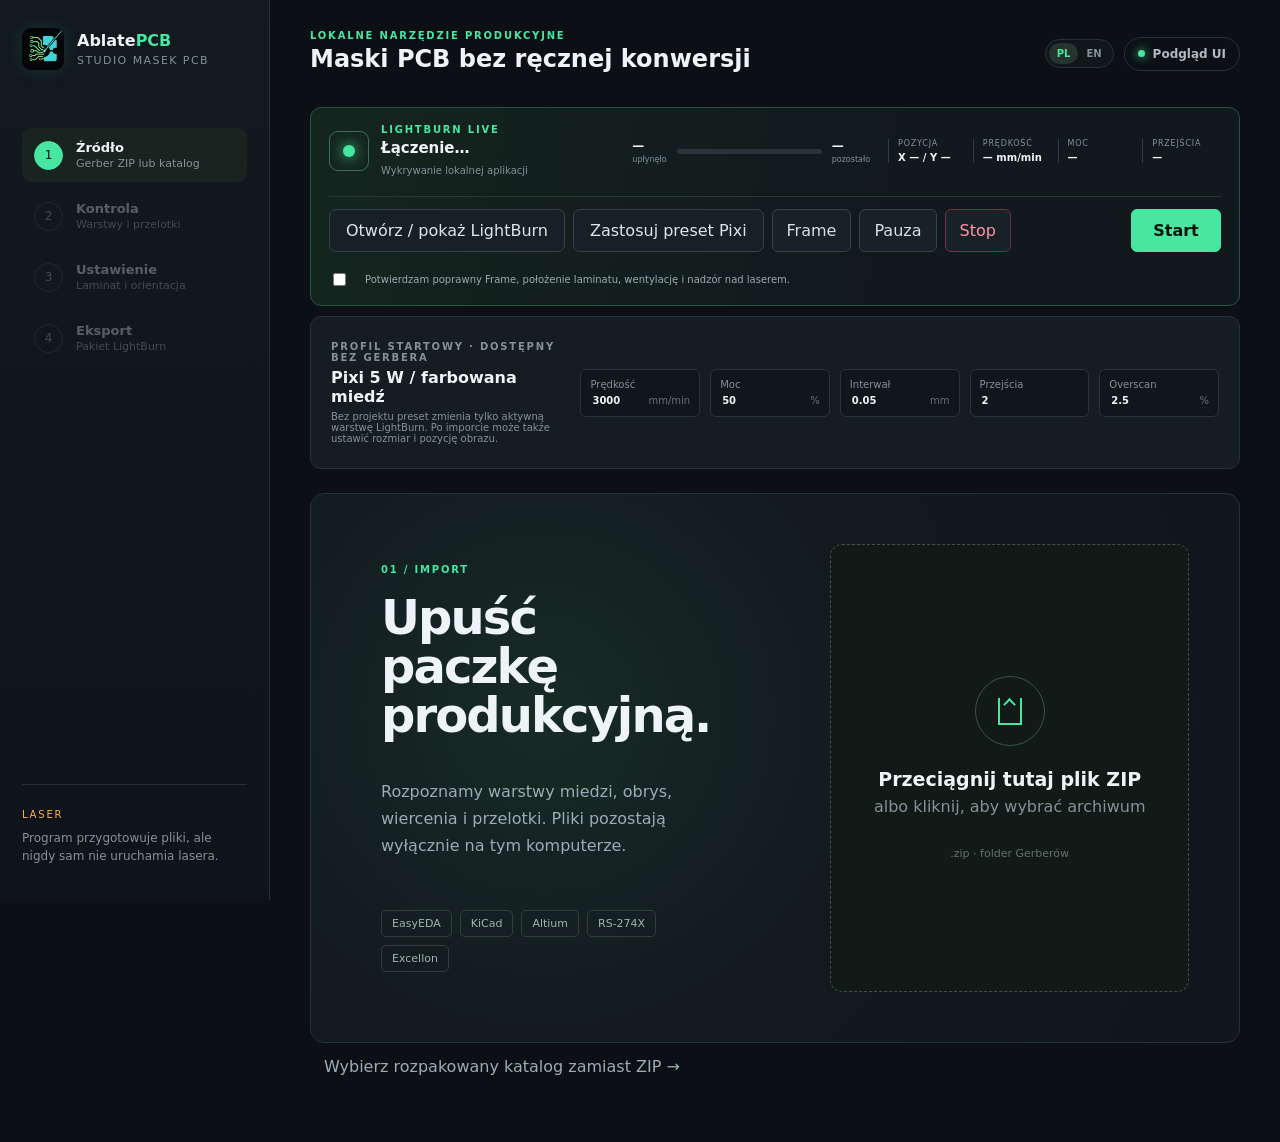
<file: ablatepcb/web/index.html>
<!doctype html>
<html lang="pl">
<head>
  <meta charset="utf-8">
  <meta name="viewport" content="width=device-width,initial-scale=1">
  <title>AblatePCB Studio</title>
  <link rel="icon" href="favicon.svg" type="image/svg+xml">
  <link rel="stylesheet" href="style.css">
  <link rel="stylesheet" href="overrides.css">
</head>
<body>
  <div class="app-shell">
    <aside class="sidebar">
      <div class="brand">
        <img class="brand-logo" src="logo.png" alt="">
        <div><strong>Ablate<span>PCB</span></strong><small>Studio masek PCB</small></div>
      </div>
      <nav class="steps" aria-label="Etapy">
        <button class="step active" data-step="1" aria-current="step"><i>1</i><span><b>Źródło</b><small>Gerber ZIP lub katalog</small></span></button>
        <button class="step" data-step="2" disabled aria-disabled="true"><i>2</i><span><b>Kontrola</b><small>Warstwy i przelotki</small></span></button>
        <button class="step" data-step="3" disabled aria-disabled="true"><i>3</i><span><b>Ustawienie</b><small>Laminat i orientacja</small></span></button>
        <button class="step" data-step="4" disabled aria-disabled="true"><i>4</i><span><b>Eksport</b><small>Pakiet LightBurn</small></span></button>
      </nav>
      <div class="safety-note"><span>LASER</span><p>Program przygotowuje pliki, ale nigdy sam nie uruchamia lasera.</p></div>
    </aside>

    <main>
      <header>
        <div><p class="eyebrow">LOKALNE NARZĘDZIE PRODUKCYJNE</p><h1>Maski PCB bez ręcznej konwersji</h1></div>
        <div class="header-tools">
          <div class="language-switch" aria-label="Język / Language"><button data-lang="pl">PL</button><button data-lang="en">EN</button></div>
          <div class="status-pill" id="statusPill"><span></span><b>Gotowy</b></div>
        </div>
      </header>

      <section class="control-dock" aria-label="LightBurn">
        <section class="machine-panel" id="machinePanel">
          <div class="machine-state">
            <div class="machine-icon"><span></span></div>
            <div><p class="kicker">LIGHTBURN LIVE</p><h3 id="lbState">Łączenie…</h3><small id="lbDevice">Wykrywanie lokalnej aplikacji</small></div>
          </div>
          <div class="job-progress">
            <div><span id="lbElapsed">—</span><small>upłynęło</small></div>
            <div class="progress-track"><i id="lbProgress"></i></div>
            <div><span id="lbRemaining">—</span><small>pozostało</small></div>
          </div>
          <div class="live-metrics">
            <span><small>POZYCJA</small><b id="lbPosition">X — / Y —</b></span>
            <span><small>PRĘDKOŚĆ</small><b id="lbFeed">— mm/min</b></span>
            <span><small>MOC</small><b id="lbPower">—</b></span>
            <span><small>PRZEJŚCIA</small><b id="lbPasses">—</b></span>
          </div>
          <div class="machine-actions">
            <button class="secondary" id="openLightBurn">Otwórz / pokaż LightBurn</button>
            <button class="secondary" id="applyPreset">Zastosuj preset Pixi</button>
            <button class="machine-button" data-lb-action="frame">Frame</button>
            <button class="machine-button" data-lb-action="pause">Pauza</button>
            <button class="machine-button danger" data-lb-action="stop">Stop</button>
            <button class="machine-button start" id="lbStart">Start</button>
          </div>
          <label class="safety-check"><input id="safetyConfirm" type="checkbox"><span></span>Potwierdzam poprawny Frame, położenie laminatu, wentylację i nadzór nad laserem.</label>
        </section>

        <section class="panel profile-panel">
          <div><p class="kicker">PROFIL STARTOWY · DOSTĘPNY BEZ GERBERA</p><h3>Pixi 5 W / farbowana miedź</h3><p>Bez projektu preset zmienia tylko aktywną warstwę LightBurn. Po imporcie może także ustawić rozmiar i pozycję obrazu.</p></div>
          <label>Prędkość <span><input id="speed" type="number" value="3000"> mm/min</span></label>
          <label>Moc <span><input id="power" type="number" value="50"> %</span></label>
          <label>Interwał <span><input id="interval" type="number" step="0.01" value="0.05"> mm</span></label>
          <label>Przejścia <span><input id="passes" type="number" value="2"></span></label>
          <label>Overscan <span><input id="overscan" type="number" step="0.1" value="2.5"> %</span></label>
        </section>
      </section>

      <section id="sourceView" class="view active-view">
        <div class="hero-grid">
          <div class="intro">
            <p class="kicker">01 / IMPORT</p>
            <h2>Upuść paczkę produkcyjną.</h2>
            <p>Rozpoznamy warstwy miedzi, obrys, wiercenia i przelotki. Pliki pozostają wyłącznie na tym komputerze.</p>
            <div class="format-row"><span>EasyEDA</span><span>KiCad</span><span>Altium</span><span>RS-274X</span><span>Excellon</span></div>
          </div>
          <button class="drop-zone" id="dropZone">
            <div class="drop-icon"><span></span></div>
            <strong>Przeciągnij tutaj plik ZIP</strong>
            <p>albo kliknij, aby wybrać archiwum</p>
            <em>.zip · folder Gerberów</em>
          </button>
        </div>
        <button class="text-button" id="folderButton">Wybierz rozpakowany katalog zamiast ZIP →</button>
      </section>

      <section id="workspaceView" class="view">
        <div class="project-bar">
          <div><p class="eyebrow">AKTYWNY PROJEKT</p><h2 id="projectName">—</h2></div>
          <button class="secondary" id="changeProject">Zmień projekt</button>
        </div>

        <div class="dashboard-grid" id="controlSection">
          <section class="panel preview-panel">
            <div class="panel-head">
              <div><p class="kicker">PODGLĄD KONTROLNY</p><h3>Geometria miedzi</h3></div>
              <div class="tabs"><button class="active" data-preview="top">TOP</button><button data-preview="bottom">BOTTOM</button><button data-preview="overlay">NAŁOŻENIE</button></div>
            </div>
            <div class="preview-stage"><img id="previewImage" alt="Podgląd maski"><div class="empty-preview" id="emptyPreview">Brak tej warstwy</div></div>
            <div class="legend"><span class="via">Via</span><span class="pth">PTH</span><span class="npth">NPTH</span><span class="hint">Podgląd pokazuje miedź na czarno. Plik wypalania ma odwrócone znaczenie.</span></div>
          </section>

          <aside class="metrics">
            <div class="metric-card accent"><small>WYMIAR PCB</small><strong id="boardSize">—</strong><span>z warstwy obrysu</span></div>
            <div class="metric-card"><small>PRZELOTKI</small><strong id="viaCount">—</strong><span id="drillDetail">—</span></div>
            <div class="metric-card"><small>MIN. APERTURA</small><strong id="minFeature">—</strong><span>kontrola rozdzielczości</span></div>
          </aside>
        </div>

        <div class="lower-grid">
          <section class="panel checks-panel">
            <div class="panel-head"><div><p class="kicker">WALIDACJA</p><h3>Kontrole przed eksportem</h3></div><span class="counter" id="checkCounter">0</span></div>
            <div id="checksList" class="checks-list"></div>
            <details><summary>Rozpoznane pliki warstw</summary><div id="layersList" class="layers-list"></div></details>
          </section>

          <section class="panel setup-panel" id="setupSection">
            <div class="panel-head"><div><p class="kicker">USTAWIENIE FIZYCZNE</p><h3>Laminat na stole</h3></div></div>
            <div class="field-grid">
              <label>Szerokość laminatu <span><input id="blankWidth" type="number" step="0.01"> mm</span></label>
              <label>Wysokość laminatu <span><input id="blankHeight" type="number" step="0.01"> mm</span></label>
              <label>Lewy dolny X <span><input id="originX" type="number" step="0.01" value="10"> mm</span></label>
              <label>Lewy dolny Y <span><input id="originY" type="number" step="0.01" value="10"> mm</span></label>
            </div>
            <div class="position-result"><small>POZYCJA ŚRODKA W LIGHTBURN</small><strong id="positionResult">X — / Y —</strong></div>
            <fieldset><legend>Jak przewracasz płytkę?</legend>
              <label class="flip-option active"><input type="radio" name="flip" value="left_right" checked><span class="flip-art lr">↔</span><b>Jak kartkę książki</b><small>odbicie lewo–prawo</small></label>
              <label class="flip-option"><input type="radio" name="flip" value="top_bottom"><span class="flip-art tb">↕</span><b>Jak kartkę kalendarza</b><small>odbicie góra–dół</small></label>
            </fieldset>
          </section>
        </div>

        <div class="export-bar" id="exportSection">
          <div><span class="ready-dot"></span><p><b id="exportStatus">Gotowe do wygenerowania</b><small>PNG 1270 DPI + podglądy + wiercenia + raport</small></p></div>
          <button class="primary" id="generateButton">Generuj pakiet LightBurn <span>→</span></button>
        </div>
      </section>

      <section id="resultView" class="view result-view">
        <div class="success-mark">✓</div><p class="kicker">PAKIET GOTOWY</p><h2>Możesz przejść do LightBurn.</h2>
        <p>Maski, alternatywne odbicie dolnej strony, przewodnik wiercenia i raport zostały zapisane w jednym katalogu.</p>
        <code id="outputPath"></code>
        <div class="result-actions"><button class="primary" id="loadTop">Wczytaj TOP i ustaw pozycję</button><button class="secondary" id="loadBottom">Wczytaj BOTTOM i ustaw pozycję</button><button class="secondary" id="openOutput">Otwórz katalog</button><button class="secondary" id="openReport">Otwórz raport</button><button class="text-button" id="backToProject">← Wróć do projektu</button></div>
      </section>
    </main>
  </div>

  <div class="busy-overlay" id="busyOverlay"><div class="spinner"></div><strong id="busyText">Pracuję…</strong><small>Analiza odbywa się lokalnie</small></div>
  <div class="toast" id="toast"></div>
  <script src="app.js"></script>
</body>
</html>
</file>
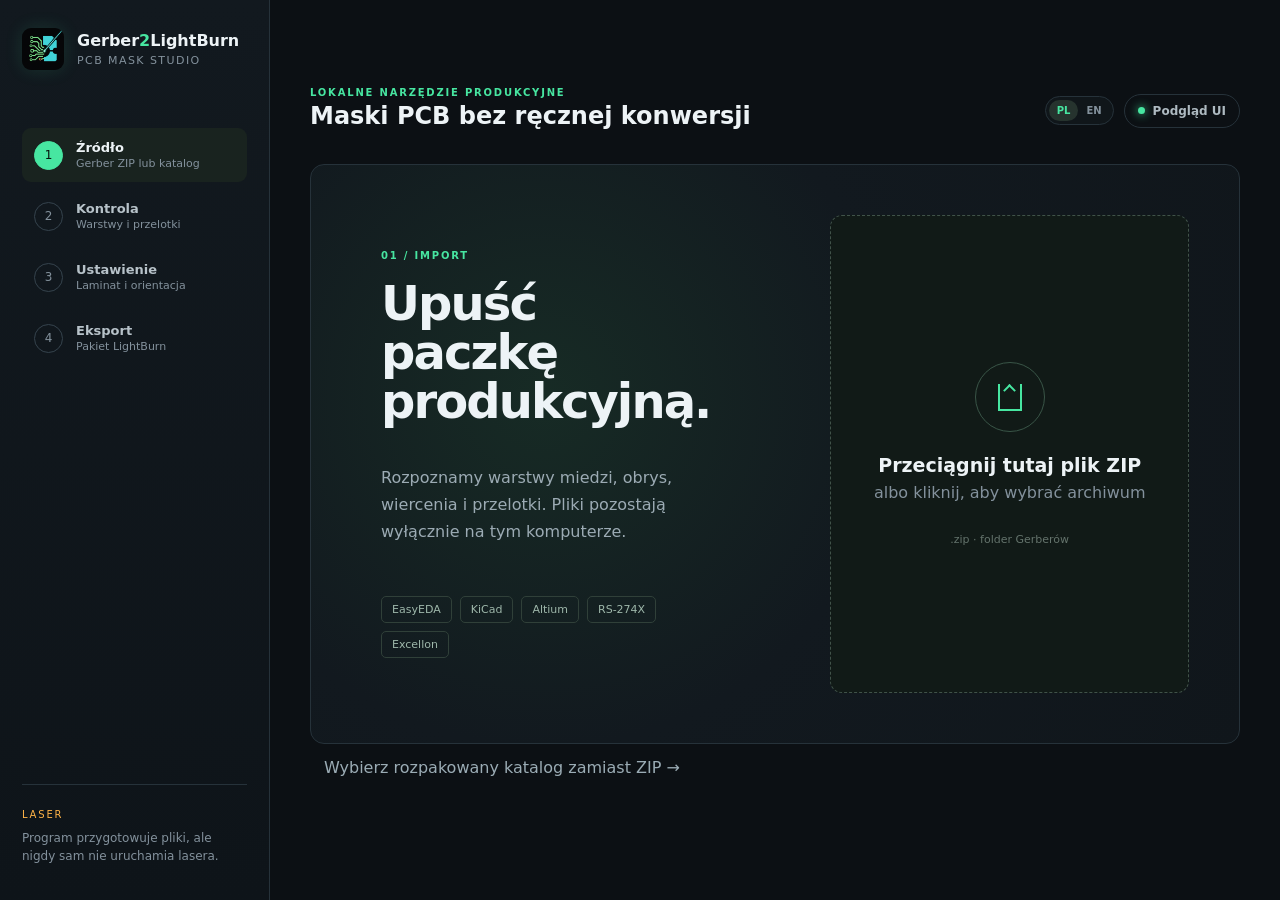
<file: gerber2lightburn/web/index.html>
<!doctype html>
<html lang="pl">
<head>
  <meta charset="utf-8">
  <meta name="viewport" content="width=device-width,initial-scale=1">
  <title>Gerber2LightBurn PCB</title>
  <link rel="icon" href="favicon.svg" type="image/svg+xml">
  <link rel="stylesheet" href="style.css">
  <link rel="stylesheet" href="overrides.css">
</head>
<body>
  <div class="app-shell">
    <aside class="sidebar">
      <div class="brand">
        <img class="brand-logo" src="logo.png" alt="">
        <div><strong>Gerber<span>2</span>LightBurn</strong><small>PCB mask studio</small></div>
      </div>
      <nav class="steps" aria-label="Etapy">
        <button class="step active" data-step="1"><i>1</i><span><b>Źródło</b><small>Gerber ZIP lub katalog</small></span></button>
        <button class="step" data-step="2"><i>2</i><span><b>Kontrola</b><small>Warstwy i przelotki</small></span></button>
        <button class="step" data-step="3"><i>3</i><span><b>Ustawienie</b><small>Laminat i orientacja</small></span></button>
        <button class="step" data-step="4"><i>4</i><span><b>Eksport</b><small>Pakiet LightBurn</small></span></button>
      </nav>
      <div class="safety-note"><span>LASER</span><p>Program przygotowuje pliki, ale nigdy sam nie uruchamia lasera.</p></div>
    </aside>

    <main>
      <header>
        <div><p class="eyebrow">LOKALNE NARZĘDZIE PRODUKCYJNE</p><h1>Maski PCB bez ręcznej konwersji</h1></div>
        <div class="header-tools">
          <div class="language-switch" aria-label="Język / Language"><button data-lang="pl">PL</button><button data-lang="en">EN</button></div>
          <div class="status-pill" id="statusPill"><span></span><b>Gotowy</b></div>
        </div>
      </header>

      <section id="sourceView" class="view active-view">
        <div class="hero-grid">
          <div class="intro">
            <p class="kicker">01 / IMPORT</p>
            <h2>Upuść paczkę produkcyjną.</h2>
            <p>Rozpoznamy warstwy miedzi, obrys, wiercenia i przelotki. Pliki pozostają wyłącznie na tym komputerze.</p>
            <div class="format-row"><span>EasyEDA</span><span>KiCad</span><span>Altium</span><span>RS-274X</span><span>Excellon</span></div>
          </div>
          <button class="drop-zone" id="dropZone">
            <div class="drop-icon"><span></span></div>
            <strong>Przeciągnij tutaj plik ZIP</strong>
            <p>albo kliknij, aby wybrać archiwum</p>
            <em>.zip · folder Gerberów</em>
          </button>
        </div>
        <button class="text-button" id="folderButton">Wybierz rozpakowany katalog zamiast ZIP →</button>
      </section>

      <section id="workspaceView" class="view">
        <div class="project-bar">
          <div><p class="eyebrow">AKTYWNY PROJEKT</p><h2 id="projectName">—</h2></div>
          <button class="secondary" id="changeProject">Zmień projekt</button>
        </div>

        <section class="machine-panel" id="machinePanel">
          <div class="machine-state">
            <div class="machine-icon"><span></span></div>
            <div><p class="kicker">LIGHTBURN LIVE</p><h3 id="lbState">Łączenie…</h3><small id="lbDevice">Wykrywanie lokalnej aplikacji</small></div>
          </div>
          <div class="job-progress">
            <div><span id="lbElapsed">—</span><small>upłynęło</small></div>
            <div class="progress-track"><i id="lbProgress"></i></div>
            <div><span id="lbRemaining">—</span><small>pozostało</small></div>
          </div>
          <div class="live-metrics">
            <span><small>POZYCJA</small><b id="lbPosition">X — / Y —</b></span>
            <span><small>PRĘDKOŚĆ</small><b id="lbFeed">— mm/min</b></span>
            <span><small>MOC</small><b id="lbPower">—</b></span>
            <span><small>PRZEJŚCIA</small><b id="lbPasses">—</b></span>
          </div>
          <div class="machine-actions">
            <button class="secondary" id="applyPreset">Zastosuj preset Pixi</button>
            <button class="machine-button" data-lb-action="frame">Frame</button>
            <button class="machine-button" data-lb-action="pause">Pauza</button>
            <button class="machine-button danger" data-lb-action="stop">Stop</button>
            <button class="machine-button start" id="lbStart">Start</button>
          </div>
          <label class="safety-check"><input id="safetyConfirm" type="checkbox"><span></span>Potwierdzam poprawny Frame, położenie laminatu, wentylację i nadzór nad laserem.</label>
        </section>

        <div class="dashboard-grid">
          <section class="panel preview-panel">
            <div class="panel-head">
              <div><p class="kicker">PODGLĄD KONTROLNY</p><h3>Geometria miedzi</h3></div>
              <div class="tabs"><button class="active" data-preview="top">TOP</button><button data-preview="bottom">BOTTOM</button><button data-preview="overlay">NAŁOŻENIE</button></div>
            </div>
            <div class="preview-stage"><img id="previewImage" alt="Podgląd maski"><div class="empty-preview" id="emptyPreview">Brak tej warstwy</div></div>
            <div class="legend"><span class="via">Via</span><span class="pth">PTH</span><span class="npth">NPTH</span><span class="hint">Podgląd pokazuje miedź na czarno. Plik wypalania ma odwrócone znaczenie.</span></div>
          </section>

          <aside class="metrics">
            <div class="metric-card accent"><small>WYMIAR PCB</small><strong id="boardSize">—</strong><span>z warstwy obrysu</span></div>
            <div class="metric-card"><small>PRZELOTKI</small><strong id="viaCount">—</strong><span id="drillDetail">—</span></div>
            <div class="metric-card"><small>MIN. APERTURA</small><strong id="minFeature">—</strong><span>kontrola rozdzielczości</span></div>
          </aside>
        </div>

        <div class="lower-grid">
          <section class="panel checks-panel">
            <div class="panel-head"><div><p class="kicker">WALIDACJA</p><h3>Kontrole przed eksportem</h3></div><span class="counter" id="checkCounter">0</span></div>
            <div id="checksList" class="checks-list"></div>
            <details><summary>Rozpoznane pliki warstw</summary><div id="layersList" class="layers-list"></div></details>
          </section>

          <section class="panel setup-panel">
            <div class="panel-head"><div><p class="kicker">USTAWIENIE FIZYCZNE</p><h3>Laminat na stole</h3></div></div>
            <div class="field-grid">
              <label>Szerokość laminatu <span><input id="blankWidth" type="number" step="0.01"> mm</span></label>
              <label>Wysokość laminatu <span><input id="blankHeight" type="number" step="0.01"> mm</span></label>
              <label>Lewy dolny X <span><input id="originX" type="number" step="0.01" value="10"> mm</span></label>
              <label>Lewy dolny Y <span><input id="originY" type="number" step="0.01" value="10"> mm</span></label>
            </div>
            <div class="position-result"><small>POZYCJA ŚRODKA W LIGHTBURN</small><strong id="positionResult">X — / Y —</strong></div>
            <fieldset><legend>Jak przewracasz płytkę?</legend>
              <label class="flip-option active"><input type="radio" name="flip" value="left_right" checked><span class="flip-art lr">↔</span><b>Jak kartkę książki</b><small>odbicie lewo–prawo</small></label>
              <label class="flip-option"><input type="radio" name="flip" value="top_bottom"><span class="flip-art tb">↕</span><b>Jak kartkę kalendarza</b><small>odbicie góra–dół</small></label>
            </fieldset>
          </section>
        </div>

        <section class="panel profile-panel">
          <div><p class="kicker">PROFIL STARTOWY</p><h3>Pixi 5 W / farbowana miedź</h3><p>Ustawienia trafią do instrukcji i raportu. Geometria pozostaje od nich niezależna.</p></div>
          <label>Prędkość <span><input id="speed" type="number" value="3000"> mm/min</span></label>
          <label>Moc <span><input id="power" type="number" value="50"> %</span></label>
          <label>Interwał <span><input id="interval" type="number" step="0.01" value="0.05"> mm</span></label>
          <label>Przejścia <span><input id="passes" type="number" value="2"></span></label>
          <label>Overscan <span><input id="overscan" type="number" step="0.1" value="2.5"> %</span></label>
        </section>

        <div class="export-bar">
          <div><span class="ready-dot"></span><p><b id="exportStatus">Gotowe do wygenerowania</b><small>PNG 1270 DPI + podglądy + wiercenia + raport</small></p></div>
          <button class="primary" id="generateButton">Generuj pakiet LightBurn <span>→</span></button>
        </div>
      </section>

      <section id="resultView" class="view result-view">
        <div class="success-mark">✓</div><p class="kicker">PAKIET GOTOWY</p><h2>Możesz przejść do LightBurn.</h2>
        <p>Maski, alternatywne odbicie dolnej strony, przewodnik wiercenia i raport zostały zapisane w jednym katalogu.</p>
        <code id="outputPath"></code>
        <div class="result-actions"><button class="primary" id="loadTop">Wczytaj TOP do LightBurn</button><button class="secondary" id="loadBottom">Wczytaj BOTTOM</button><button class="secondary" id="openOutput">Otwórz katalog</button><button class="secondary" id="openReport">Otwórz raport</button><button class="text-button" id="backToProject">← Wróć do projektu</button></div>
      </section>
    </main>
  </div>

  <div class="busy-overlay" id="busyOverlay"><div class="spinner"></div><strong id="busyText">Pracuję…</strong><small>Analiza odbywa się lokalnie</small></div>
  <div class="toast" id="toast"></div>
  <script src="app.js"></script>
</body>
</html>
</file>
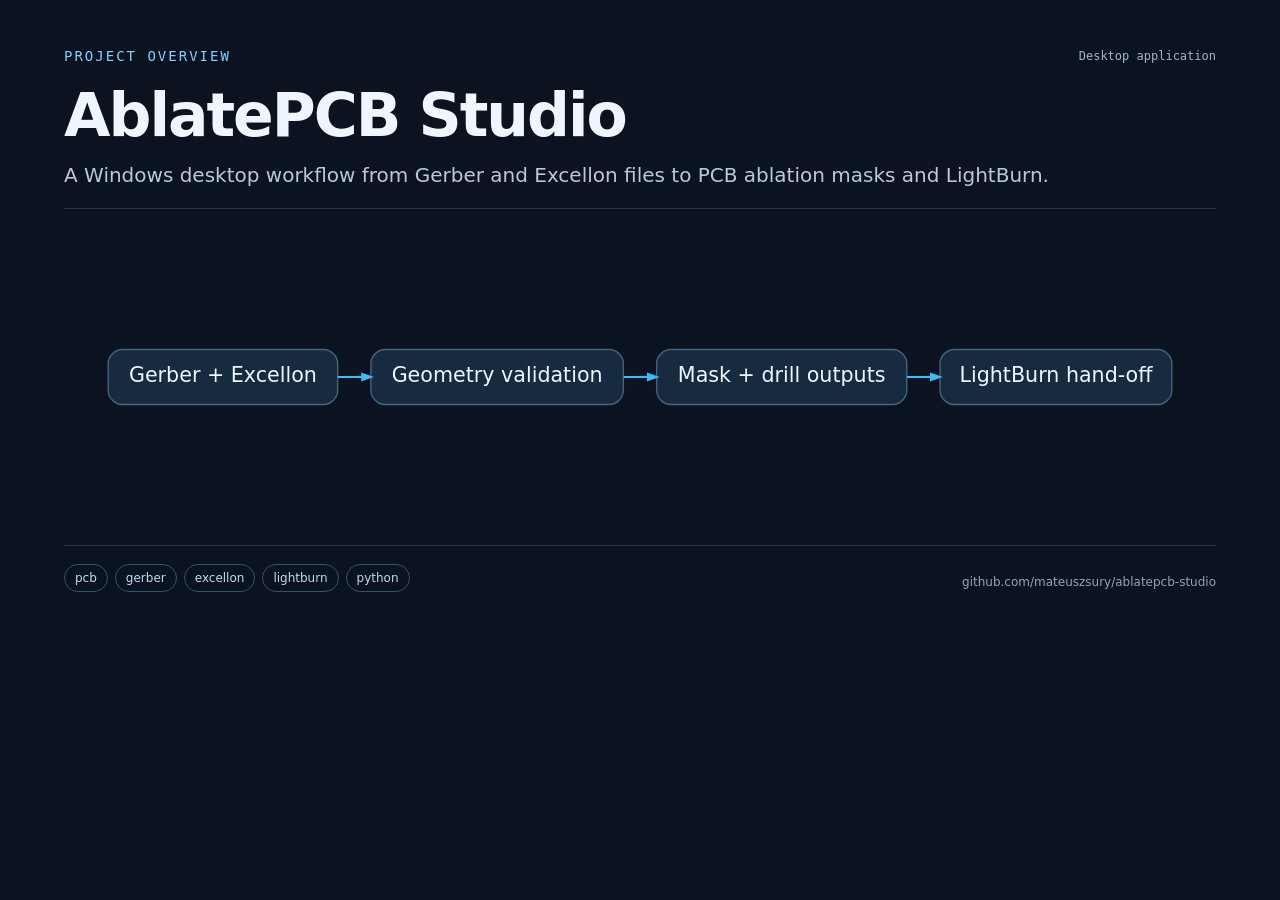
<file: docs/assets/presentation/social-preview.source.html>
<!doctype html><html lang="en"><meta charset="utf-8"><meta name="robots" content="noindex"><title>AblatePCB Studio — project overview</title><style>
*{box-sizing:border-box}html,body{margin:0;width:1280px;height:640px;background:#0b1220;color:#eef6ff;font-family:"DejaVu Sans",sans-serif}body{padding:48px 64px;display:grid;grid-template-rows:auto auto 1fr auto;gap:18px}header{display:flex;align-items:center;justify-content:space-between;gap:24px;color:#7dd3fc;font:14px "DejaVu Sans Mono",monospace;letter-spacing:2px}header b{font-weight:normal;color:#9fb6cd;font-size:12px;text-align:right;letter-spacing:0}h1{font-size:60px;line-height:1.12;margin:0;letter-spacing:-2px;max-width:1152px}p{font-size:20px;line-height:1.45;color:#b7cadc;margin:12px 0 0;max-width:1100px}figure{margin:0;display:flex;align-items:center;justify-content:center;min-height:0;border-top:1px solid #24364c;border-bottom:1px solid #24364c;padding:14px 0}figure img{max-height:238px;max-width:1140px;object-fit:contain}footer{display:flex;align-items:flex-end;justify-content:space-between;gap:22px;font-size:12px;color:#8da6bf}.tags{display:flex;flex-wrap:wrap;gap:7px;max-width:720px}.tags span{border:1px solid #33536d;border-radius:999px;padding:6px 10px;color:#b8dff5}.credit{max-width:460px;text-align:right;overflow-wrap:anywhere;line-height:1.6}
</style><header><span>PROJECT OVERVIEW</span><b>Desktop application</b></header><section><h1>AblatePCB Studio</h1><p>A Windows desktop workflow from Gerber and Excellon files to PCB ablation masks and LightBurn.</p></section><figure><img src="social-diagram.svg" alt="File-generation workflow. Hardware setup and the final laser operation require their own checks."></figure><footer><div class="tags"><span>pcb</span><span>gerber</span><span>excellon</span><span>lightburn</span><span>python</span></div><div class="credit">github.com/mateuszsury/ablatepcb-studio</div></footer></html>
</file>
<file: ablatepcb/web/style.css>
:root{--bg:#0c1014;--side:#11171c;--panel:#151c22;--line:#26323a;--muted:#83919c;--text:#edf3f6;--accent:#47e6a1;--accent2:#19b87a;--warn:#ffb347;--error:#ff627d;--blue:#36b9ff}*{box-sizing:border-box}html,body{margin:0;min-height:100%;background:var(--bg);color:var(--text);font-family:Inter,"Segoe UI",system-ui,sans-serif}button,input{font:inherit}.app-shell{min-height:100vh;display:grid;grid-template-columns:270px 1fr}.sidebar{position:fixed;inset:0 auto 0 0;width:270px;background:linear-gradient(180deg,#12191f,#0e1419);border-right:1px solid var(--line);padding:28px 22px;display:flex;flex-direction:column}.brand{display:flex;gap:13px;align-items:center}.brand strong{font-size:16px}.brand strong span{color:var(--accent)}.brand small{display:block;color:var(--muted);font-size:11px;text-transform:uppercase;letter-spacing:.13em;margin-top:4px}.brand-mark{width:37px;height:37px;border:1px solid #3c4a53;display:grid;grid-template-columns:repeat(3,1fr);gap:4px;padding:7px;transform:rotate(45deg)}.brand-mark span{border-radius:50%;background:var(--accent);box-shadow:0 0 12px #47e6a166}.steps{display:grid;gap:7px;margin-top:58px}.step{border:0;background:transparent;color:var(--muted);display:flex;align-items:center;gap:13px;text-align:left;padding:12px;border-radius:9px}.step i{width:29px;height:29px;border:1px solid #35434d;border-radius:50%;display:grid;place-items:center;font-style:normal;font-size:12px}.step b,.step small{display:block}.step b{font-size:13px;color:#b7c2c9}.step small{font-size:11px;margin-top:2px}.step.active{background:#19231f}.step.active i{border-color:var(--accent);color:#06130d;background:var(--accent)}.step.active b{color:var(--text)}.safety-note{margin-top:auto;border-top:1px solid var(--line);padding-top:18px}.safety-note span{font-size:10px;letter-spacing:.18em;color:var(--warn)}.safety-note p{color:var(--muted);font-size:12px;line-height:1.5;margin:7px 0}main{grid-column:2;padding:30px 40px 52px;max-width:1660px;width:100%;margin:auto}header{display:flex;justify-content:space-between;align-items:center;margin-bottom:30px}header h1{font-size:24px;margin:4px 0}.eyebrow,.kicker{margin:0;color:var(--accent);font-weight:700;font-size:10px;letter-spacing:.18em}.status-pill{border:1px solid var(--line);padding:9px 13px;border-radius:999px;color:#aebac1;font-size:12px;display:flex;align-items:center;gap:8px}.status-pill span,.ready-dot{width:7px;height:7px;background:var(--accent);border-radius:50%;box-shadow:0 0 10px var(--accent)}.view{display:none}.active-view{display:block}.hero-grid{display:grid;grid-template-columns:1fr 1fr;min-height:580px;border:1px solid var(--line);background:radial-gradient(circle at 25% 40%,#172b25,#12191f 45%,#10161b);border-radius:14px;overflow:hidden}.intro{display:flex;flex-direction:column;justify-content:center;padding:70px}.intro h2{font-size:48px;line-height:1.02;margin:18px 0 22px;max-width:520px;letter-spacing:-.04em}.intro>p:not(.kicker){color:#9cabb4;line-height:1.7;max-width:520px}.format-row{display:flex;flex-wrap:wrap;gap:8px;margin-top:35px}.format-row span{border:1px solid #304039;color:#9eb7aa;padding:6px 10px;border-radius:5px;font-size:11px}.drop-zone{margin:50px;border:1px dashed #405249;background:#111a17;color:var(--text);border-radius:12px;display:flex;flex-direction:column;align-items:center;justify-content:center;min-height:430px;cursor:pointer;transition:.2s}.drop-zone:hover,.drop-zone.drag{border-color:var(--accent);background:#14251e;transform:translateY(-2px)}.drop-zone strong{font-size:19px;margin-top:22px}.drop-zone p{color:var(--muted);margin:7px}.drop-zone em{font-style:normal;color:#64736c;font-size:11px;margin-top:24px}.drop-icon{width:70px;height:70px;border:1px solid #395547;border-radius:50%;display:grid;place-items:center}.drop-icon:before{content:"";width:20px;height:25px;border:2px solid var(--accent);border-top:0}.drop-icon span{position:absolute;width:9px;height:9px;border-left:2px solid var(--accent);border-top:2px solid var(--accent);transform:rotate(45deg) translate(-5px,-5px)}.text-button{background:transparent;border:0;color:#9bacb5;cursor:pointer;padding:14px}.project-bar{display:flex;justify-content:space-between;align-items:end;margin-bottom:18px}.project-bar h2{margin:5px 0 0;font-size:20px;max-width:800px;white-space:nowrap;overflow:hidden;text-overflow:ellipsis}.secondary,.primary{border-radius:7px;padding:11px 16px;cursor:pointer}.secondary{border:1px solid #34424b;background:#182027;color:#dce5e9}.primary{border:0;background:var(--accent);color:#07120d;font-weight:800;box-shadow:0 8px 25px #47e6a122}.dashboard-grid{display:grid;grid-template-columns:minmax(0,1fr) 210px;gap:16px}.panel,.metric-card{border:1px solid var(--line);background:var(--panel);border-radius:11px}.panel{padding:20px}.panel-head{display:flex;justify-content:space-between;align-items:center;margin-bottom:17px}.panel h3{font-size:16px;margin:5px 0}.tabs{background:#0e1418;border:1px solid var(--line);padding:3px;border-radius:7px;display:flex}.tabs button{border:0;background:transparent;color:var(--muted);font-size:10px;font-weight:700;padding:7px 10px;border-radius:5px;cursor:pointer}.tabs button.active{background:#26332e;color:var(--accent)}.preview-stage{height:360px;background:#090d10;background-image:linear-gradient(#ffffff07 1px,transparent 1px),linear-gradient(90deg,#ffffff07 1px,transparent 1px);background-size:24px 24px;border:1px solid #202b31;display:grid;place-items:center;overflow:hidden}.preview-stage img{max-width:96%;max-height:94%;filter:drop-shadow(0 12px 20px #0008)}.empty-preview{display:none;color:var(--muted)}.legend{display:flex;gap:18px;margin-top:12px;font-size:10px;color:var(--muted);align-items:center}.legend span:before{content:"";display:inline-block;width:7px;height:7px;border-radius:50%;margin-right:6px}.legend .via:before{background:#ffb000}.legend .pth:before{background:#00c2ff}.legend .npth:before{background:#ff4d77}.legend .hint{margin-left:auto}.legend .hint:before{display:none}.metrics{display:grid;gap:12px}.metric-card{padding:19px;display:flex;flex-direction:column;justify-content:center}.metric-card small{font-size:9px;letter-spacing:.15em;color:var(--muted)}.metric-card strong{font-size:25px;margin:8px 0}.metric-card span{font-size:10px;color:#70808a}.metric-card.accent{border-color:#2a5d48;background:linear-gradient(145deg,#163126,#15211d)}.lower-grid{display:grid;grid-template-columns:1fr 1fr;gap:16px;margin-top:16px}.counter{background:#223029;color:var(--accent);min-width:28px;height:28px;border-radius:50%;display:grid;place-items:center;font-size:11px}.checks-list{display:grid;gap:8px;max-height:275px;overflow:auto;padding-right:5px}.check{display:grid;grid-template-columns:23px 1fr;gap:10px;padding:10px;border:1px solid #26323a;border-radius:7px}.check i{font-style:normal;width:19px;height:19px;border-radius:50%;display:grid;place-items:center;font-size:10px}.check.ok i{background:#173a2c;color:var(--accent)}.check.warning i{background:#432f18;color:var(--warn)}.check.error i{background:#481d25;color:var(--error)}.check b,.check small{display:block}.check b{font-size:12px}.check small{color:var(--muted);font-size:10px;margin-top:3px;line-height:1.4}details{margin-top:12px;color:var(--muted);font-size:11px}summary{cursor:pointer}.layers-list{padding:10px}.layers-list div{padding:5px;border-bottom:1px solid #222d33}.field-grid{display:grid;grid-template-columns:1fr 1fr;gap:10px}.field-grid label,.profile-panel label{font-size:10px;color:var(--muted);border:1px solid #28343b;background:#10161a;padding:9px;border-radius:6px}.field-grid span,.profile-panel span{display:flex;align-items:center;color:#62717b;margin-top:4px}.field-grid input,.profile-panel input{border:0;background:transparent;color:var(--text);font-weight:700;width:100%;outline:0}.position-result{margin:12px 0;padding:12px;border-left:2px solid var(--accent);background:#111a17}.position-result small,.position-result strong{display:block}.position-result small{font-size:9px;color:var(--muted);letter-spacing:.12em}.position-result strong{margin-top:5px;color:var(--accent)}fieldset{border:0;padding:0;margin:12px 0 0;display:grid;grid-template-columns:1fr 1fr;gap:9px}legend{font-size:10px;color:var(--muted);margin-bottom:7px}.flip-option{border:1px solid #2b373e;border-radius:7px;padding:9px;display:grid;grid-template-columns:30px 1fr;cursor:pointer}.flip-option.active{border-color:#3b7a5e;background:#16241e}.flip-option input{display:none}.flip-option .flip-art{grid-row:1/3;font-size:19px;color:var(--accent)}.flip-option b{font-size:10px}.flip-option small{font-size:9px;color:var(--muted)}.profile-panel{margin-top:16px;display:grid;grid-template-columns:2fr repeat(5,1fr);gap:10px;align-items:center}.profile-panel p{color:var(--muted);font-size:10px;margin:4px 0}.export-bar{margin-top:16px;background:#18231f;border:1px solid #2c5845;border-radius:10px;padding:15px 18px;display:flex;justify-content:space-between;align-items:center}.export-bar>div{display:flex;gap:12px;align-items:center}.export-bar p{margin:0}.export-bar b,.export-bar small{display:block}.export-bar b{font-size:12px}.export-bar small{color:var(--muted);font-size:10px;margin-top:3px}.result-view{text-align:center;max-width:780px;margin:80px auto}.result-view h2{font-size:40px;margin:14px}.result-view>p:not(.kicker){color:var(--muted);line-height:1.7}.success-mark{width:70px;height:70px;border-radius:50%;background:var(--accent);color:#07120d;display:grid;place-items:center;font-size:32px;margin:0 auto 20px}.result-view code{display:block;background:#11181d;border:1px solid var(--line);padding:16px;margin:25px 0;color:#a8d9c4;word-break:break-all}.result-actions{display:flex;justify-content:center;gap:10px;flex-wrap:wrap}.busy-overlay{display:none;position:fixed;inset:0;background:#080c0ed9;z-index:20;place-items:center;text-align:center;align-content:center}.busy-overlay.show{display:grid}.busy-overlay strong,.busy-overlay small{display:block}.busy-overlay small{color:var(--muted);margin-top:7px}.spinner{width:42px;height:42px;border:3px solid #26352f;border-top-color:var(--accent);border-radius:50%;animation:spin .75s linear infinite;margin:auto auto 16px}@keyframes spin{to{transform:rotate(360deg)}}.toast{position:fixed;right:25px;bottom:25px;background:#341923;border:1px solid #6e2c41;color:#ffc0cc;padding:14px 18px;border-radius:8px;transform:translateY(120px);transition:.25s;z-index:30;max-width:480px}.toast.show{transform:none}@media(max-width:1150px){.app-shell{grid-template-columns:210px 1fr}.sidebar{width:210px;padding:22px 15px}.step small{display:none}main{padding:25px}.hero-grid{grid-template-columns:1fr}.intro{padding:45px}.drop-zone{margin:25px}.profile-panel{grid-template-columns:repeat(3,1fr)}.profile-panel>div{grid-column:1/-1}}@media(max-width:850px){.app-shell{display:block}.sidebar{display:none}main{grid-column:1;padding:18px}.dashboard-grid,.lower-grid{grid-template-columns:1fr}.metrics{grid-template-columns:repeat(3,1fr)}.hero-grid{display:block}.intro h2{font-size:35px}.preview-stage{height:300px}}
</file>
<file: ablatepcb/web/overrides.css>
.toast { display: none; transform: none; }
.toast.show { display: block; }
.toast.success { background: #132d22; border-color: #2d7655; color: #aef0d1; }

.header-tools { display: flex; align-items: center; gap: 10px; }
.control-dock { margin-bottom: 24px; }
.control-dock .machine-panel { margin-bottom: 0; }
.control-dock .profile-panel { margin-top: 10px; }
.control-dock + #sourceView .hero-grid { min-height: 500px; }
.step { cursor: pointer; transition: background-color .18s ease, color .18s ease, opacity .18s ease, transform .18s ease; }
.step.available:not(.active):hover { background: #151f1b; transform: translateX(2px); }
.step:disabled { cursor: not-allowed; opacity: .42; }
.active-view { animation: view-enter .2s ease both; }
#controlSection, #setupSection, #exportSection, #resultView { scroll-margin-top: 20px; }
@keyframes view-enter { from { opacity: .72; transform: translateY(5px); } to { opacity: 1; transform: none; } }
.preview-stage {
  position: relative;
  display: block;
  width: 100%;
  height: auto;
  min-height: 320px;
  max-height: 620px;
  aspect-ratio: var(--preview-board-aspect, 3 / 1);
}
.preview-stage img {
  position: absolute;
  inset: 0;
  display: block;
  width: 100%;
  height: 100%;
  max-width: none;
  max-height: none;
  padding: 18px 22px;
  object-fit: contain;
  object-position: center;
  transition: opacity .18s ease;
}
.preview-stage .empty-preview {
  position: absolute;
  inset: 0;
  place-items: center;
}
.brand-logo { width: 42px; height: 42px; border-radius: 9px; object-fit: cover; box-shadow: 0 0 18px #47e6a122; }
.language-switch { display: flex; border: 1px solid var(--line); border-radius: 999px; padding: 3px; background: #10161a; }
.language-switch button { border: 0; background: transparent; color: var(--muted); border-radius: 999px; padding: 5px 8px; font-size: 10px; font-weight: 800; cursor: pointer; }
.language-switch button.active { background: #26332e; color: var(--accent); }

.machine-panel { border: 1px solid #28523f; background: linear-gradient(100deg,#14251e,#11191d 62%); border-radius: 11px; padding: 16px 18px; margin-bottom: 16px; display: grid; grid-template-columns: 1.2fr 1fr 1.4fr; gap: 18px; align-items: center; }
.machine-state { display: flex; align-items: center; gap: 12px; }
.machine-state h3 { margin: 4px 0 2px; font-size: 15px; }
.machine-state small { color: var(--muted); font-size: 10px; }
.machine-icon { width: 40px; height: 40px; border: 1px solid #347255; border-radius: 9px; display: grid; place-items: center; }
.machine-icon span { width: 12px; height: 12px; border-radius: 50%; background: var(--accent); box-shadow: 0 0 14px var(--accent); }
.machine-panel.offline { border-color: #3c454a; background: #151b1f; }
.machine-panel.offline .machine-icon { border-color: #465159; }
.machine-panel.offline .machine-icon span { background: #75818a; box-shadow: none; }
.job-progress { display: grid; grid-template-columns: auto 1fr auto; gap: 10px; align-items: center; }
.job-progress span,.job-progress small { display: block; }
.job-progress span { font-weight: 800; font-size: 12px; }
.job-progress small { color: var(--muted); font-size: 8px; margin-top: 2px; }
.progress-track { height: 5px; border-radius: 5px; background: #29343a; overflow: hidden; }
.progress-track i { display: block; width: 0; height: 100%; background: var(--accent); transition: width .35s; }
.live-metrics { display: grid; grid-template-columns: repeat(4,1fr); gap: 6px; }
.live-metrics span { border-left: 1px solid #304039; padding-left: 9px; }
.live-metrics small,.live-metrics b { display: block; }
.live-metrics small { color: var(--muted); font-size: 8px; letter-spacing: .1em; }
.live-metrics b { font-size: 10px; margin-top: 4px; }
.machine-actions { grid-column: 1/-1; display: flex; gap: 8px; border-top: 1px solid #293830; padding-top: 12px; }
.machine-button { border: 1px solid #34444c; color: #d6e0e5; background: #182127; padding: 9px 14px; border-radius: 6px; cursor: pointer; }
.machine-button.danger { color: #ff93a5; border-color: #703140; }
.machine-button.start { margin-left: auto; color: #06120c; background: var(--accent); border-color: var(--accent); font-weight: 800; min-width: 90px; }
.safety-check { grid-column: 1/-1; color: #9caab2; font-size: 10px; display: flex; gap: 8px; align-items: center; }
.safety-check input { accent-color: var(--accent); }
@media(max-width:1150px){.machine-panel{grid-template-columns:1fr 1fr}.live-metrics{grid-column:1/-1}.machine-actions{flex-wrap:wrap}}
@media(max-width:850px){.machine-panel{grid-template-columns:1fr}.live-metrics,.machine-actions,.safety-check{grid-column:1}.live-metrics{grid-template-columns:repeat(2,1fr)}.project-bar{gap:12px;align-items:center}.project-bar>div,.dashboard-grid>*,.lower-grid>*{min-width:0}.project-bar>div{flex:1}.project-bar h2{max-width:100%}.metrics{grid-template-columns:repeat(3,minmax(0,1fr))}.metric-card{min-width:0}.preview-panel .panel-head{gap:12px;flex-wrap:wrap}.preview-stage{min-height:260px;max-height:480px}.preview-stage img{padding:14px}.legend{flex-wrap:wrap}.legend .hint{flex-basis:100%;margin-left:0}}
</file>
<file: gerber2lightburn/web/style.css>
:root{--bg:#0c1014;--side:#11171c;--panel:#151c22;--line:#26323a;--muted:#83919c;--text:#edf3f6;--accent:#47e6a1;--accent2:#19b87a;--warn:#ffb347;--error:#ff627d;--blue:#36b9ff}*{box-sizing:border-box}html,body{margin:0;min-height:100%;background:var(--bg);color:var(--text);font-family:Inter,"Segoe UI",system-ui,sans-serif}button,input{font:inherit}.app-shell{min-height:100vh;display:grid;grid-template-columns:270px 1fr}.sidebar{position:fixed;inset:0 auto 0 0;width:270px;background:linear-gradient(180deg,#12191f,#0e1419);border-right:1px solid var(--line);padding:28px 22px;display:flex;flex-direction:column}.brand{display:flex;gap:13px;align-items:center}.brand strong{font-size:16px}.brand strong span{color:var(--accent)}.brand small{display:block;color:var(--muted);font-size:11px;text-transform:uppercase;letter-spacing:.13em;margin-top:4px}.brand-mark{width:37px;height:37px;border:1px solid #3c4a53;display:grid;grid-template-columns:repeat(3,1fr);gap:4px;padding:7px;transform:rotate(45deg)}.brand-mark span{border-radius:50%;background:var(--accent);box-shadow:0 0 12px #47e6a166}.steps{display:grid;gap:7px;margin-top:58px}.step{border:0;background:transparent;color:var(--muted);display:flex;align-items:center;gap:13px;text-align:left;padding:12px;border-radius:9px}.step i{width:29px;height:29px;border:1px solid #35434d;border-radius:50%;display:grid;place-items:center;font-style:normal;font-size:12px}.step b,.step small{display:block}.step b{font-size:13px;color:#b7c2c9}.step small{font-size:11px;margin-top:2px}.step.active{background:#19231f}.step.active i{border-color:var(--accent);color:#06130d;background:var(--accent)}.step.active b{color:var(--text)}.safety-note{margin-top:auto;border-top:1px solid var(--line);padding-top:18px}.safety-note span{font-size:10px;letter-spacing:.18em;color:var(--warn)}.safety-note p{color:var(--muted);font-size:12px;line-height:1.5;margin:7px 0}main{grid-column:2;padding:30px 40px 52px;max-width:1660px;width:100%;margin:auto}header{display:flex;justify-content:space-between;align-items:center;margin-bottom:30px}header h1{font-size:24px;margin:4px 0}.eyebrow,.kicker{margin:0;color:var(--accent);font-weight:700;font-size:10px;letter-spacing:.18em}.status-pill{border:1px solid var(--line);padding:9px 13px;border-radius:999px;color:#aebac1;font-size:12px;display:flex;align-items:center;gap:8px}.status-pill span,.ready-dot{width:7px;height:7px;background:var(--accent);border-radius:50%;box-shadow:0 0 10px var(--accent)}.view{display:none}.active-view{display:block}.hero-grid{display:grid;grid-template-columns:1fr 1fr;min-height:580px;border:1px solid var(--line);background:radial-gradient(circle at 25% 40%,#172b25,#12191f 45%,#10161b);border-radius:14px;overflow:hidden}.intro{display:flex;flex-direction:column;justify-content:center;padding:70px}.intro h2{font-size:48px;line-height:1.02;margin:18px 0 22px;max-width:520px;letter-spacing:-.04em}.intro>p:not(.kicker){color:#9cabb4;line-height:1.7;max-width:520px}.format-row{display:flex;flex-wrap:wrap;gap:8px;margin-top:35px}.format-row span{border:1px solid #304039;color:#9eb7aa;padding:6px 10px;border-radius:5px;font-size:11px}.drop-zone{margin:50px;border:1px dashed #405249;background:#111a17;color:var(--text);border-radius:12px;display:flex;flex-direction:column;align-items:center;justify-content:center;min-height:430px;cursor:pointer;transition:.2s}.drop-zone:hover,.drop-zone.drag{border-color:var(--accent);background:#14251e;transform:translateY(-2px)}.drop-zone strong{font-size:19px;margin-top:22px}.drop-zone p{color:var(--muted);margin:7px}.drop-zone em{font-style:normal;color:#64736c;font-size:11px;margin-top:24px}.drop-icon{width:70px;height:70px;border:1px solid #395547;border-radius:50%;display:grid;place-items:center}.drop-icon:before{content:"";width:20px;height:25px;border:2px solid var(--accent);border-top:0}.drop-icon span{position:absolute;width:9px;height:9px;border-left:2px solid var(--accent);border-top:2px solid var(--accent);transform:rotate(45deg) translate(-5px,-5px)}.text-button{background:transparent;border:0;color:#9bacb5;cursor:pointer;padding:14px}.project-bar{display:flex;justify-content:space-between;align-items:end;margin-bottom:18px}.project-bar h2{margin:5px 0 0;font-size:20px;max-width:800px;white-space:nowrap;overflow:hidden;text-overflow:ellipsis}.secondary,.primary{border-radius:7px;padding:11px 16px;cursor:pointer}.secondary{border:1px solid #34424b;background:#182027;color:#dce5e9}.primary{border:0;background:var(--accent);color:#07120d;font-weight:800;box-shadow:0 8px 25px #47e6a122}.dashboard-grid{display:grid;grid-template-columns:minmax(0,1fr) 210px;gap:16px}.panel,.metric-card{border:1px solid var(--line);background:var(--panel);border-radius:11px}.panel{padding:20px}.panel-head{display:flex;justify-content:space-between;align-items:center;margin-bottom:17px}.panel h3{font-size:16px;margin:5px 0}.tabs{background:#0e1418;border:1px solid var(--line);padding:3px;border-radius:7px;display:flex}.tabs button{border:0;background:transparent;color:var(--muted);font-size:10px;font-weight:700;padding:7px 10px;border-radius:5px;cursor:pointer}.tabs button.active{background:#26332e;color:var(--accent)}.preview-stage{height:360px;background:#090d10;background-image:linear-gradient(#ffffff07 1px,transparent 1px),linear-gradient(90deg,#ffffff07 1px,transparent 1px);background-size:24px 24px;border:1px solid #202b31;display:grid;place-items:center;overflow:hidden}.preview-stage img{max-width:96%;max-height:94%;filter:drop-shadow(0 12px 20px #0008)}.empty-preview{display:none;color:var(--muted)}.legend{display:flex;gap:18px;margin-top:12px;font-size:10px;color:var(--muted);align-items:center}.legend span:before{content:"";display:inline-block;width:7px;height:7px;border-radius:50%;margin-right:6px}.legend .via:before{background:#ffb000}.legend .pth:before{background:#00c2ff}.legend .npth:before{background:#ff4d77}.legend .hint{margin-left:auto}.legend .hint:before{display:none}.metrics{display:grid;gap:12px}.metric-card{padding:19px;display:flex;flex-direction:column;justify-content:center}.metric-card small{font-size:9px;letter-spacing:.15em;color:var(--muted)}.metric-card strong{font-size:25px;margin:8px 0}.metric-card span{font-size:10px;color:#70808a}.metric-card.accent{border-color:#2a5d48;background:linear-gradient(145deg,#163126,#15211d)}.lower-grid{display:grid;grid-template-columns:1fr 1fr;gap:16px;margin-top:16px}.counter{background:#223029;color:var(--accent);min-width:28px;height:28px;border-radius:50%;display:grid;place-items:center;font-size:11px}.checks-list{display:grid;gap:8px;max-height:275px;overflow:auto;padding-right:5px}.check{display:grid;grid-template-columns:23px 1fr;gap:10px;padding:10px;border:1px solid #26323a;border-radius:7px}.check i{font-style:normal;width:19px;height:19px;border-radius:50%;display:grid;place-items:center;font-size:10px}.check.ok i{background:#173a2c;color:var(--accent)}.check.warning i{background:#432f18;color:var(--warn)}.check.error i{background:#481d25;color:var(--error)}.check b,.check small{display:block}.check b{font-size:12px}.check small{color:var(--muted);font-size:10px;margin-top:3px;line-height:1.4}details{margin-top:12px;color:var(--muted);font-size:11px}summary{cursor:pointer}.layers-list{padding:10px}.layers-list div{padding:5px;border-bottom:1px solid #222d33}.field-grid{display:grid;grid-template-columns:1fr 1fr;gap:10px}.field-grid label,.profile-panel label{font-size:10px;color:var(--muted);border:1px solid #28343b;background:#10161a;padding:9px;border-radius:6px}.field-grid span,.profile-panel span{display:flex;align-items:center;color:#62717b;margin-top:4px}.field-grid input,.profile-panel input{border:0;background:transparent;color:var(--text);font-weight:700;width:100%;outline:0}.position-result{margin:12px 0;padding:12px;border-left:2px solid var(--accent);background:#111a17}.position-result small,.position-result strong{display:block}.position-result small{font-size:9px;color:var(--muted);letter-spacing:.12em}.position-result strong{margin-top:5px;color:var(--accent)}fieldset{border:0;padding:0;margin:12px 0 0;display:grid;grid-template-columns:1fr 1fr;gap:9px}legend{font-size:10px;color:var(--muted);margin-bottom:7px}.flip-option{border:1px solid #2b373e;border-radius:7px;padding:9px;display:grid;grid-template-columns:30px 1fr;cursor:pointer}.flip-option.active{border-color:#3b7a5e;background:#16241e}.flip-option input{display:none}.flip-option .flip-art{grid-row:1/3;font-size:19px;color:var(--accent)}.flip-option b{font-size:10px}.flip-option small{font-size:9px;color:var(--muted)}.profile-panel{margin-top:16px;display:grid;grid-template-columns:2fr repeat(5,1fr);gap:10px;align-items:center}.profile-panel p{color:var(--muted);font-size:10px;margin:4px 0}.export-bar{margin-top:16px;background:#18231f;border:1px solid #2c5845;border-radius:10px;padding:15px 18px;display:flex;justify-content:space-between;align-items:center}.export-bar>div{display:flex;gap:12px;align-items:center}.export-bar p{margin:0}.export-bar b,.export-bar small{display:block}.export-bar b{font-size:12px}.export-bar small{color:var(--muted);font-size:10px;margin-top:3px}.result-view{text-align:center;max-width:780px;margin:80px auto}.result-view h2{font-size:40px;margin:14px}.result-view>p:not(.kicker){color:var(--muted);line-height:1.7}.success-mark{width:70px;height:70px;border-radius:50%;background:var(--accent);color:#07120d;display:grid;place-items:center;font-size:32px;margin:0 auto 20px}.result-view code{display:block;background:#11181d;border:1px solid var(--line);padding:16px;margin:25px 0;color:#a8d9c4;word-break:break-all}.result-actions{display:flex;justify-content:center;gap:10px;flex-wrap:wrap}.busy-overlay{display:none;position:fixed;inset:0;background:#080c0ed9;z-index:20;place-items:center;text-align:center;align-content:center}.busy-overlay.show{display:grid}.busy-overlay strong,.busy-overlay small{display:block}.busy-overlay small{color:var(--muted);margin-top:7px}.spinner{width:42px;height:42px;border:3px solid #26352f;border-top-color:var(--accent);border-radius:50%;animation:spin .75s linear infinite;margin:auto auto 16px}@keyframes spin{to{transform:rotate(360deg)}}.toast{position:fixed;right:25px;bottom:25px;background:#341923;border:1px solid #6e2c41;color:#ffc0cc;padding:14px 18px;border-radius:8px;transform:translateY(120px);transition:.25s;z-index:30;max-width:480px}.toast.show{transform:none}@media(max-width:1150px){.app-shell{grid-template-columns:210px 1fr}.sidebar{width:210px;padding:22px 15px}.step small{display:none}main{padding:25px}.hero-grid{grid-template-columns:1fr}.intro{padding:45px}.drop-zone{margin:25px}.profile-panel{grid-template-columns:repeat(3,1fr)}.profile-panel>div{grid-column:1/-1}}@media(max-width:850px){.app-shell{display:block}.sidebar{display:none}main{grid-column:1;padding:18px}.dashboard-grid,.lower-grid{grid-template-columns:1fr}.metrics{grid-template-columns:repeat(3,1fr)}.hero-grid{display:block}.intro h2{font-size:35px}.preview-stage{height:300px}}
</file>
<file: gerber2lightburn/web/overrides.css>
.toast { display: none; transform: none; }
.toast.show { display: block; }
.toast.success { background: #132d22; border-color: #2d7655; color: #aef0d1; }

.header-tools { display: flex; align-items: center; gap: 10px; }
.brand-logo { width: 42px; height: 42px; border-radius: 9px; object-fit: cover; box-shadow: 0 0 18px #47e6a122; }
.language-switch { display: flex; border: 1px solid var(--line); border-radius: 999px; padding: 3px; background: #10161a; }
.language-switch button { border: 0; background: transparent; color: var(--muted); border-radius: 999px; padding: 5px 8px; font-size: 10px; font-weight: 800; cursor: pointer; }
.language-switch button.active { background: #26332e; color: var(--accent); }

.machine-panel { border: 1px solid #28523f; background: linear-gradient(100deg,#14251e,#11191d 62%); border-radius: 11px; padding: 16px 18px; margin-bottom: 16px; display: grid; grid-template-columns: 1.2fr 1fr 1.4fr; gap: 18px; align-items: center; }
.machine-state { display: flex; align-items: center; gap: 12px; }
.machine-state h3 { margin: 4px 0 2px; font-size: 15px; }
.machine-state small { color: var(--muted); font-size: 10px; }
.machine-icon { width: 40px; height: 40px; border: 1px solid #347255; border-radius: 9px; display: grid; place-items: center; }
.machine-icon span { width: 12px; height: 12px; border-radius: 50%; background: var(--accent); box-shadow: 0 0 14px var(--accent); }
.machine-panel.offline { border-color: #3c454a; background: #151b1f; }
.machine-panel.offline .machine-icon { border-color: #465159; }
.machine-panel.offline .machine-icon span { background: #75818a; box-shadow: none; }
.job-progress { display: grid; grid-template-columns: auto 1fr auto; gap: 10px; align-items: center; }
.job-progress span,.job-progress small { display: block; }
.job-progress span { font-weight: 800; font-size: 12px; }
.job-progress small { color: var(--muted); font-size: 8px; margin-top: 2px; }
.progress-track { height: 5px; border-radius: 5px; background: #29343a; overflow: hidden; }
.progress-track i { display: block; width: 0; height: 100%; background: var(--accent); transition: width .35s; }
.live-metrics { display: grid; grid-template-columns: repeat(4,1fr); gap: 6px; }
.live-metrics span { border-left: 1px solid #304039; padding-left: 9px; }
.live-metrics small,.live-metrics b { display: block; }
.live-metrics small { color: var(--muted); font-size: 8px; letter-spacing: .1em; }
.live-metrics b { font-size: 10px; margin-top: 4px; }
.machine-actions { grid-column: 1/-1; display: flex; gap: 8px; border-top: 1px solid #293830; padding-top: 12px; }
.machine-button { border: 1px solid #34444c; color: #d6e0e5; background: #182127; padding: 9px 14px; border-radius: 6px; cursor: pointer; }
.machine-button.danger { color: #ff93a5; border-color: #703140; }
.machine-button.start { margin-left: auto; color: #06120c; background: var(--accent); border-color: var(--accent); font-weight: 800; min-width: 90px; }
.safety-check { grid-column: 1/-1; color: #9caab2; font-size: 10px; display: flex; gap: 8px; align-items: center; }
.safety-check input { accent-color: var(--accent); }
@media(max-width:1150px){.machine-panel{grid-template-columns:1fr 1fr}.live-metrics{grid-column:1/-1}.machine-actions{flex-wrap:wrap}}
@media(max-width:850px){.machine-panel{grid-template-columns:1fr}.live-metrics,.machine-actions,.safety-check{grid-column:1}.live-metrics{grid-template-columns:repeat(2,1fr)}}
</file>
